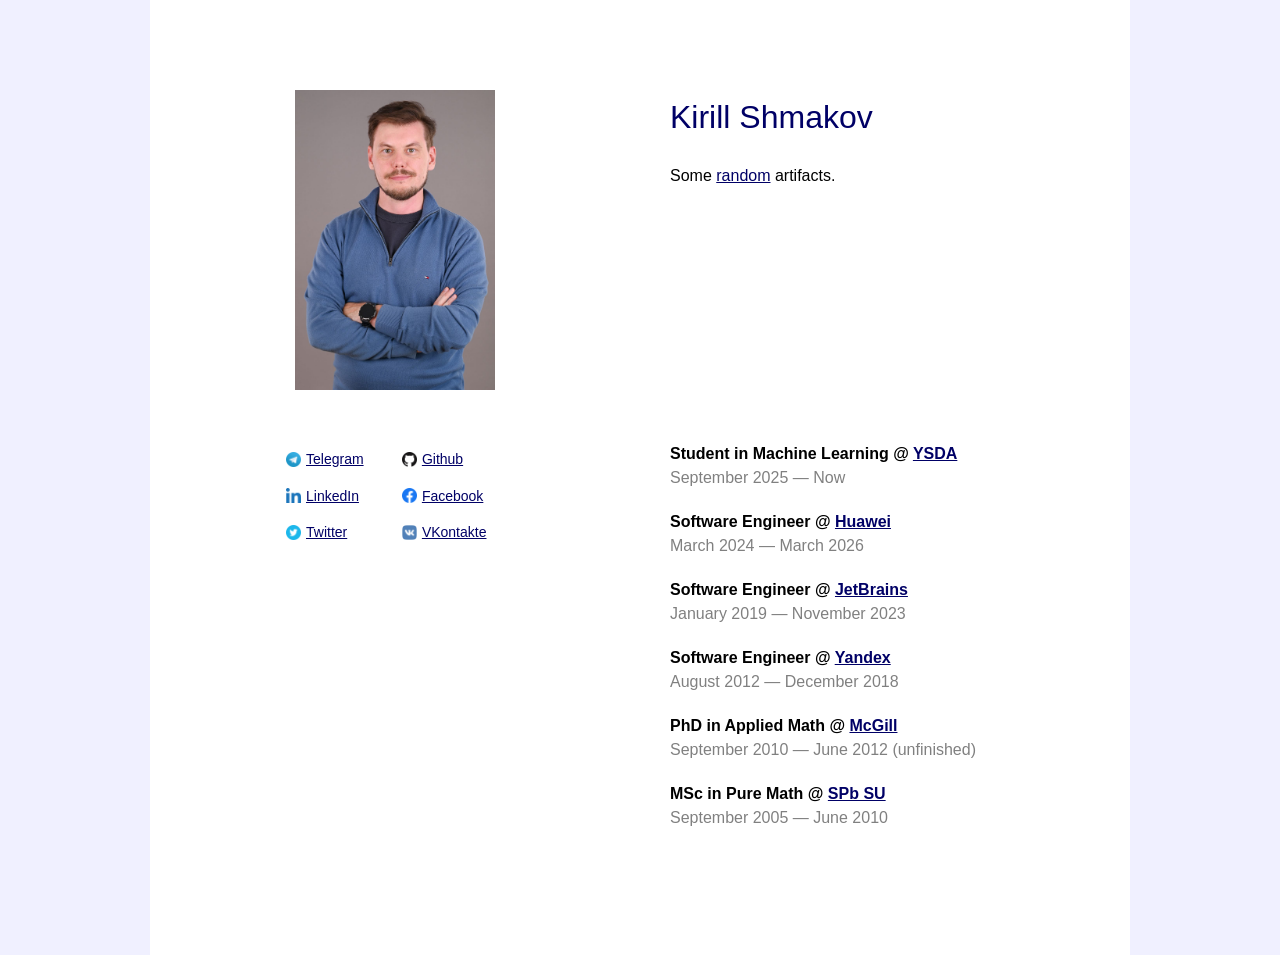
<file: index.html>
<!doctype html>

<html lang="en">

<head>
    <meta charset="utf-8">

    <title>Kirill Shmakov</title>

    <meta name="author" content="Kirill Shmakov">
    <meta name="keywords" content="Kirill Shmakov Кирилл Шмаков"/>

    <link rel="stylesheet" type="text/css" href="welcome.css" />
    <link rel="shortcut icon" href="favicon.ico" />
</head>

<body>

<!-- Yandex.Metrika counter -->
<script type="text/javascript" >
    (function(m,e,t,r,i,k,a){m[i]=m[i]||function(){(m[i].a=m[i].a||[]).push(arguments)};
    m[i].l=1*new Date();
    for (var j = 0; j < document.scripts.length; j++) {if (document.scripts[j].src === r) { return; }}
    k=e.createElement(t),a=e.getElementsByTagName(t)[0],k.async=1,k.src=r,a.parentNode.insertBefore(k,a)})
    (window, document, "script", "https://mc.yandex.ru/metrika/tag.js", "ym");

    ym(50104159, "init", {
         clickmap:true,
         trackLinks:true,
         accurateTrackBounce:true
    });
 </script>
 <noscript><div><img src="https://mc.yandex.ru/watch/50104159" style="position:absolute; left:-9999px;" alt="" /></div></noscript>
 <!-- /Yandex.Metrika counter -->


<div id="container">
    <div class="row" id="header"></div>

    <div class="row">
        <div class="fleft halfwidth">
            <div class="cell">
                <div class="center">
                    <img src="media/me.jpg" class="photo center" alt="Kirill Shmakov" height="300"/>
                </div>
            </div>
        </div>


        <div class="fright halfwidth">
            <div class="cell">
                <div class="texter">
                    <h1>Kirill Shmakov</h1>
                </div>
                <div class="texter">
                    <p>
                        Some <a href="random/">random</a> artifacts.
                    </p>
                </div>
            </div>
        </div>
    </div>

    <div class="row">
        <div class="fleft halfwidth">
            <div class="cell">
                <div class="center">
                    <table class="sparse center" style="width:240px;">
                        <tr>
                            <td>
                                <a href="https://t.me/KirillShmakov">
                                    <img src="media/tg.png" class="logo"/>Telegram
                                </a>
                            </td>
                            <td>
                                <a href="https://github.com/kishmakov">
                                    <img src="media/gh.png" class="logo"/>Github
                                </a>
                            </td>
                        </tr>
                        <tr>
                            <td>
                                <a href="https://www.linkedin.com/in/kishmakov/">
                                    <img src="media/li.png" class="logo"/>LinkedIn
                                </a>
                            </td>
                            <td>
                                <a href="https://facebook.com/kishmakov">
                                    <img src="media/fb.png" class="logo"/>Facebook
                                </a>
                            </td>
                        </tr>
                        <tr>
                            <td>
                                <a href="https://twitter.com/kishmakov">
                                    <img src="media/tw.png" class="logo"/>Twitter
                                </a>
                            </td>
                            <td>
                                <a href="https://vk.com/shmakov">
                                    <img src="media/vk.png" class="logo"/>VKontakte
                                </a>
                            </td>
                        </tr>
                    </table>
                </div>
            </div>
        </div>

        <div class="fright halfwidth">
            <div class="cell">
                <div class="texter">
                    <p class="bold">
                        Student in Machine Learning @
                        <a href="https://dataschool.yandex.com" target="_blank">YSDA</a>
                    </p>
                    <p class="gray">
                        September 2025 &mdash; Now
                    </p>
                </div>

                <div class="texter">
                    <p class="bold">
                        Software Engineer @
                        <a href="https://www.huawei.com" target="_blank">Huawei</a>
                    </p>
                    <p class="gray">
                        March 2024 &mdash; March 2026
                    </p>
                </div>

                <div class="texter">
                    <p class="bold">
                        Software Engineer @
                        <a href="https://jetbrains.com" target="_blank">JetBrains</a>
                    </p>
                    <p class="gray">
                        January 2019 &mdash; November 2023
                    </p>
                </div>

                <div class="texter">
                    <p class="bold">
                        Software Engineer @
                        <a href="https://yandex.ru" target="_blank">Yandex</a>
                    </p>
                    <p class="gray">
                        August 2012 &mdash; December 2018
                    </p>
                </div>

                <div class="texter">
                    <p class="bold">
                        PhD in Applied Math @
                        <a href="https://www.mcgill.ca/" target="_blank">McGill</a>
                    </p>
                    <p class="gray">
                        September 2010 &mdash; June 2012 (unfinished)
                    </p>
                </div>

                <div class="texter">
                    <p class="bold">
                        MSc in Pure Math @
                        <a href="https://english.spbu.ru" target="_blank">SPb SU</a>
                    </p>
                    <p class="gray">
                        September 2005 &mdash; June 2010
                    </p>
                </div>
            </div>
        </div>
    </div>

    <div class="row" id="footer"></div>
</div>
</body>

</html>
</file>
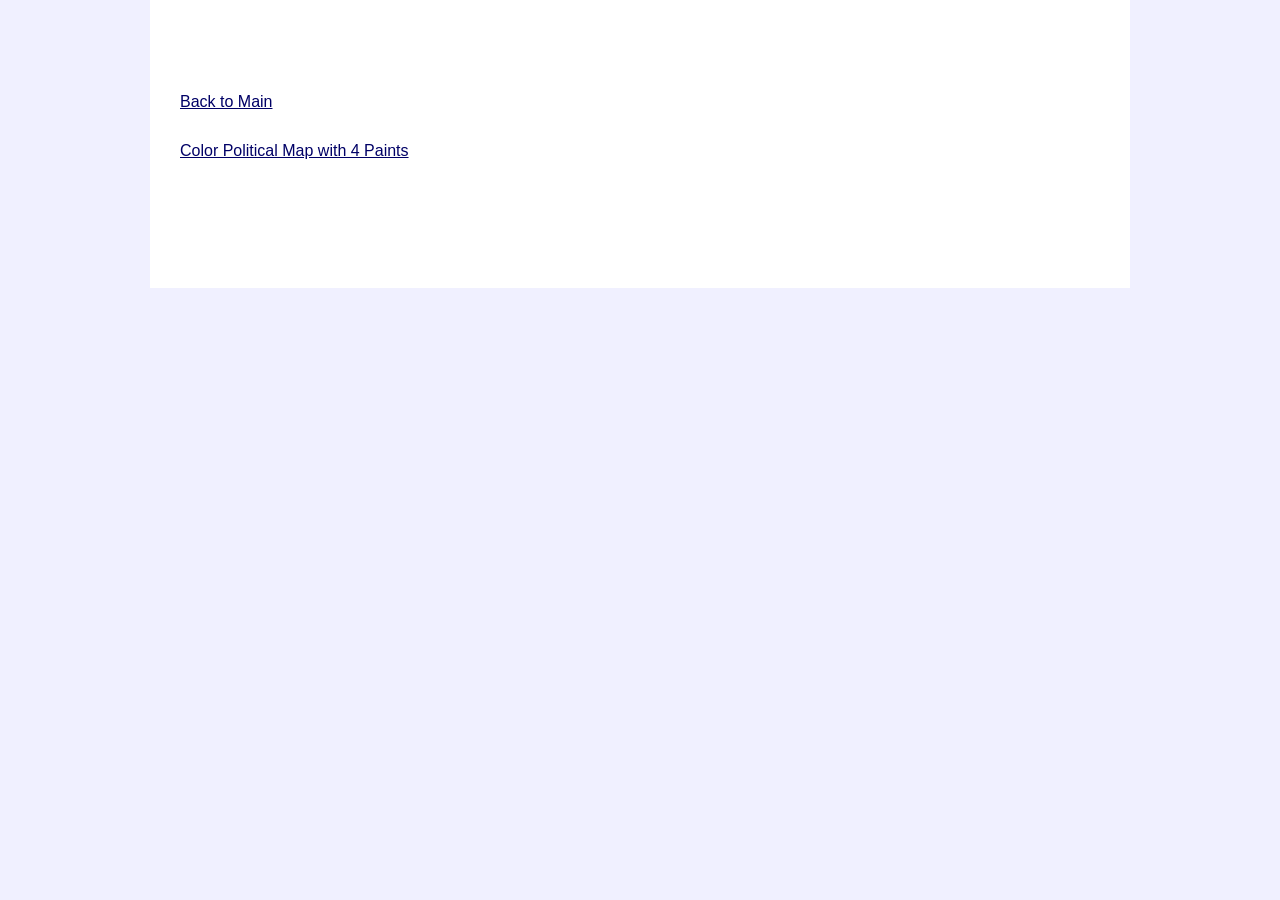
<file: random/index.html>
<!doctype html>

<html lang="en">

<head>
    <meta charset="utf-8">

    <title>Random Artifacts - Kirill Shmakov</title>

    <meta name="author" content="Kirill Shmakov">
    <meta name="keywords" content="Random artifacts of my activity"/>

    <link rel="stylesheet" type="text/css" href="../welcome.css" />
    <link rel="shortcut icon" href="../favicon.ico" />
</head>

<body>

<div id="container">
    <div class="row" id="header"></div>

    <div class="row">
        <div class="cell">
            <div class="texter">
                <p>
                    <a href="../">Back to Main</a>
                </p>
            </div>
            <div class="texter">
                <p>
                    <a href="/random/four_colors">Color Political Map with 4 Paints</a>
                </p>
            </div>
        </div>
    </div>

    <div class="row" id="footer"></div>
</div>
</body>

</html>
</file>
<file: welcome.css>
@import url("reset.css");

html {
    overflow-y: scroll;
}

div {
    overflow: hidden;
}

img {
    border: none;
}

h1, h2, h3 {
    font-family: Helvetica, sans-serif;
    font-weight: normal;
    margin: 20px 0 20px 0;
}

h1, h2, h3, a, a:visited {
    color: #000066;
}

a:hover {
    color: gray;
}

h1 {
    font-size: 32px;
}

h2 {
    font-size: 22px;
}

h3 {
    font-size: 18px;
}

body {
    line-height: 1.5em;
    background: #f0f0ff;
    padding: 0;
    margin: 0;
}

/* general divs */

.fleft {
    float: left;
}

.fright {
    float: right;
}

.center {
    text-align: center;
    margin-left: auto;
    margin-right:  auto;
}

hr {
    border: 0;
    height: 1px;
    background-color: gray;
    width: 90%;
}

/* specific divs */

#container {
    text-align: left;
    width: 980px;
    margin: 0 auto;
    padding: 0;
    background: white;
}

div.row {
    padding: 0 0 30px 0;
}

div.halfwidth {
    width: 50%;
}

div.cell {
    padding: 0 20px 0 20px;
    overflow: hidden;
}

#header {
    height: 50px;
    /*background: gray;*/
}

#footer {
    height: 50px;
    /*background-color: black;*/
}


/* table */

table.sparse td {
    font-family: arial, times;
    text-align: left;
    font-size: 14px;
    padding: 10px 10px 0 10px;
}

table.sparse a {
    display: inline-flex;
    align-items: center;
}

/* text */

.texter {
    padding: 5px 10px 5px 10px;
}

.texter p {
    font-family: Helvetica, sans-serif;
    font-size: 16px;
    padding: 5px 0 10px 0;
}

p.bold {
    font-weight: bold;
    padding: 0;
}

p.gray {
    color: gray;
    padding: 0 0 10px 0;
}

/* Pictures */

.photo {
    padding: 10px;
}

.logo {
    padding: 0 5px 0 1px;
    height: 15px;
}

.icon {
    padding: 2px 5px 2px 2px;
    height: 25px;
}
</file>
